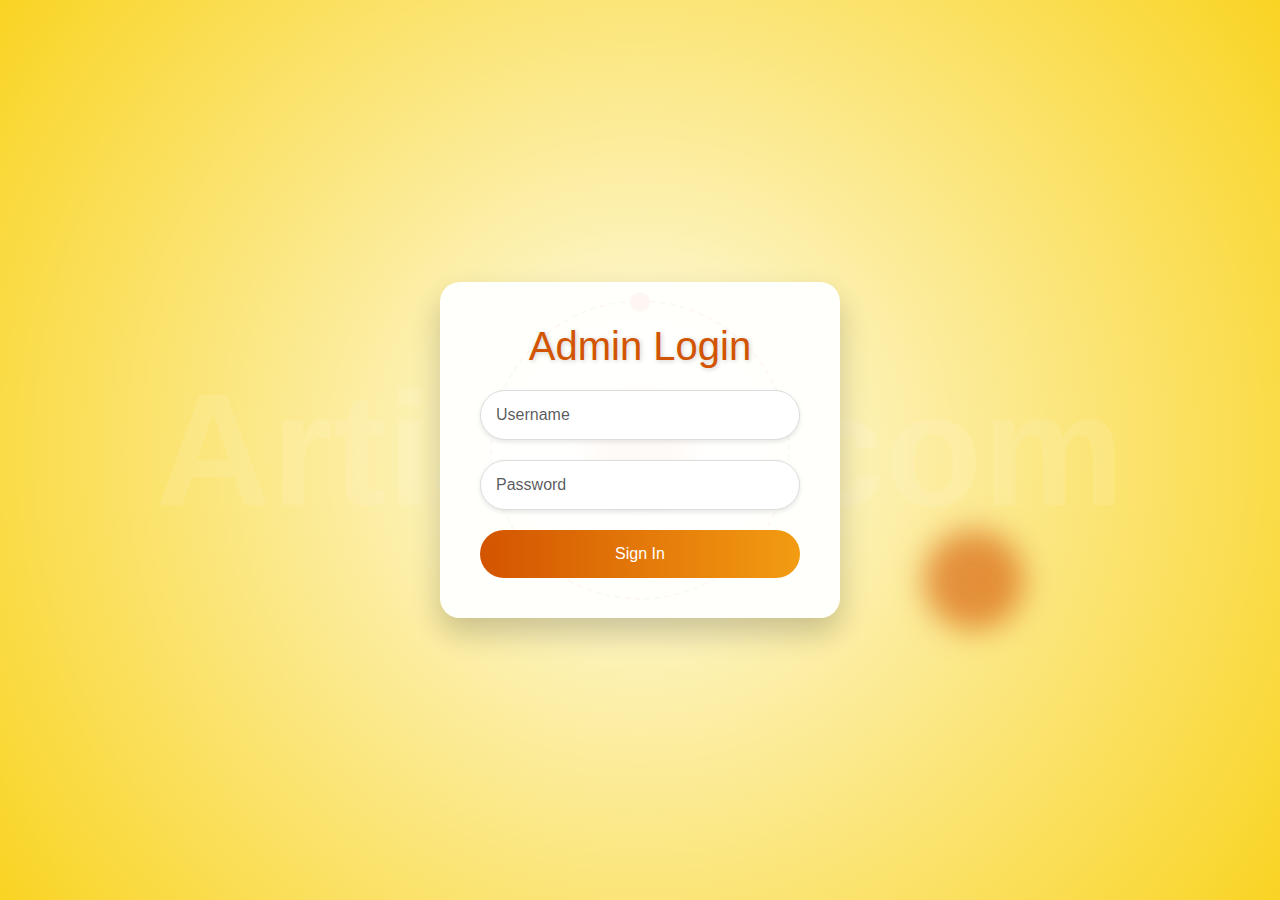
<file: index.html>
<!DOCTYPE html>
<html lang="en">
<head>
    <meta charset="UTF-8">
    <meta name="viewport" content="width=device-width, initial-scale=1.0">
    <title>Astrology Login</title>
    <link href="https://cdn.jsdelivr.net/npm/bootstrap@5.3.0-alpha1/dist/css/bootstrap.min.css" rel="stylesheet">

    <style>
        body {
            background: radial-gradient(circle, #fefcea, #f9d423);
            display: flex;
            justify-content: center;
            align-items: center;
            height: 100vh;
            margin: 0;
            font-family: 'Poppins', sans-serif;
            color: #333;
            overflow: hidden;
            position: relative;
        }

        .login-container {
            background: rgba(255, 255, 255, 0.95);
            padding: 40px;
            border-radius: 20px;
            box-shadow: 0 15px 30px rgba(0, 0, 0, 0.2);
            text-align: center;
            position: relative;
            animation: slideIn 1s ease-in-out;
            z-index: 1;
            width: 100%;
            max-width: 400px;
        }

        h2 {
            font-size: 2.5rem;
            margin-bottom: 20px;
            color: #d35400;
            text-shadow: 1px 1px 5px rgba(0, 0, 0, 0.2);
        }

        .form-control {
            background: #fff;
            border: 1px solid #ddd;
            border-radius: 30px;
            padding: 12px 15px;
            margin-bottom: 20px;
            color: #555;
            transition: all 0.3s ease;
            font-size: 1rem;
            box-shadow: 0 2px 5px rgba(0, 0, 0, 0.1);
        }

        .form-control:focus {
            outline: none;
            border-color: #d35400;
            box-shadow: 0 0 10px rgba(211, 84, 0, 0.5);
        }

        .btn {
            background: linear-gradient(to right, #d35400, #f39c12);
            border: none;
            padding: 12px 25px;
            border-radius: 25px;
            font-size: 1rem;
            color: white;
            cursor: pointer;
            transition: transform 0.3s ease, box-shadow 0.3s ease;
        }

        .btn:hover {
            transform: translateY(-3px);
            box-shadow: 0 8px 20px rgba(211, 84, 0, 0.5);
        }

        .stars {
            position: absolute;
           
            height: 200%;
            background: repeating-linear-gradient(90deg, #fefcea 0%, #f9d423 25%, transparent 50%),
                        repeating-linear-gradient(180deg, #fefcea 0%, #f9d423 25%, transparent 50%);
            z-index: -2;
            animation: moveStars 60s linear infinite;
            top: 0;
            left: 0;
        }

        .glow-circle {
            position: absolute;
            width: 100px;
            height: 100px;
            border-radius: 50%;
            background: rgba(211, 84, 0, 0.6);
            filter: blur(15px);
            animation: pulse 3s infinite;
        }

        .glow-circle:nth-child(1) {
            top: 20%;
            left: 25%;
        }

        .glow-circle:nth-child(2) {
            bottom: 30%;
            right: 20%;
        }

        .background-text {
            position: absolute;
            top: 50%;
            left: 50%;
            transform: translate(-50%, -50%);
            font-size: 10rem;
            font-weight: bold;
            color: rgba(255, 255, 255, 0.1);
            z-index: -1;
        }

        .orbiting {
            position: absolute;
            width: 300px;
            height: 300px;
            border-radius: 50%;
            border: 2px dashed rgba(211, 84, 0, 0.8);
            animation: orbit 10s linear infinite;
        }

        .orbiting:before {
            content: '';
            position: absolute;
            width: 20px;
            height: 20px;
            background: #d35400;
            border-radius: 50%;
            top: -10px;
            left: 50%;
            transform: translateX(-50%);
        }

        @keyframes slideIn {
            from {
                opacity: 0;
                transform: translateY(50px);
            }
            to {
                opacity: 1;
                transform: translateY(0);
            }
        }

        @keyframes moveStars {
            from {
                background-position: 0 0;
            }
            to {
                background-position: -1000px -1000px;
            }
        }

        @keyframes pulse {
            0%, 100% {
                transform: scale(1);
                opacity: 0.7;
            }
            50% {
                transform: scale(1.5);
                opacity: 1;
            }
        }

        @keyframes orbit {
            from {
                transform: rotate(0deg);
            }
            to {
                transform: rotate(360deg);
            }
        }

        /* Responsive design */
        @media (max-width: 768px) {
            .login-container {
                padding: 20px;
                width: 90%;
                max-width: 350px;
            }

            h2 {
                font-size: 2rem;
            }

            .form-control {
                font-size: 0.9rem;
                padding: 10px 12px;
            }

            .btn {
                font-size: 0.9rem;
                padding: 10px 20px;
            }

            .background-text {
                display: none; /* Hide the background text in mobile view */
            }

            .orbiting {
                display: none; /* Hide the orbiting element in mobile view */
            }
        }
    </style>
</head>
<body>
    <div class="stars"></div>
    <div class="glow-circle"></div>
    <div class="glow-circle"></div>
    <div class="background-text" >Artiasta.com</div>
    <div class="orbiting"></div>

    <div class="login-container">
        <h2>Admin Login</h2>
        <form id="loginForm">
            <input type="text" id="username" class="form-control" placeholder="Username" required>
            <input type="password" id="password" class="form-control" placeholder="Password" required>
            <button type="button" class="btn btn-block w-100" onclick="validateLogin()">Sign In</button>
        </form>
    </div>

    <script src="https://cdn.jsdelivr.net/npm/bootstrap@5.3.0-alpha1/dist/js/bootstrap.bundle.min.js"></script>
    <script>
        function validateLogin() {
            // Add your login validation logic here
            alert('Login logic here');
        }
    </script>
    <script src="./js/main.js"></script>
</body>
</html>
</file>
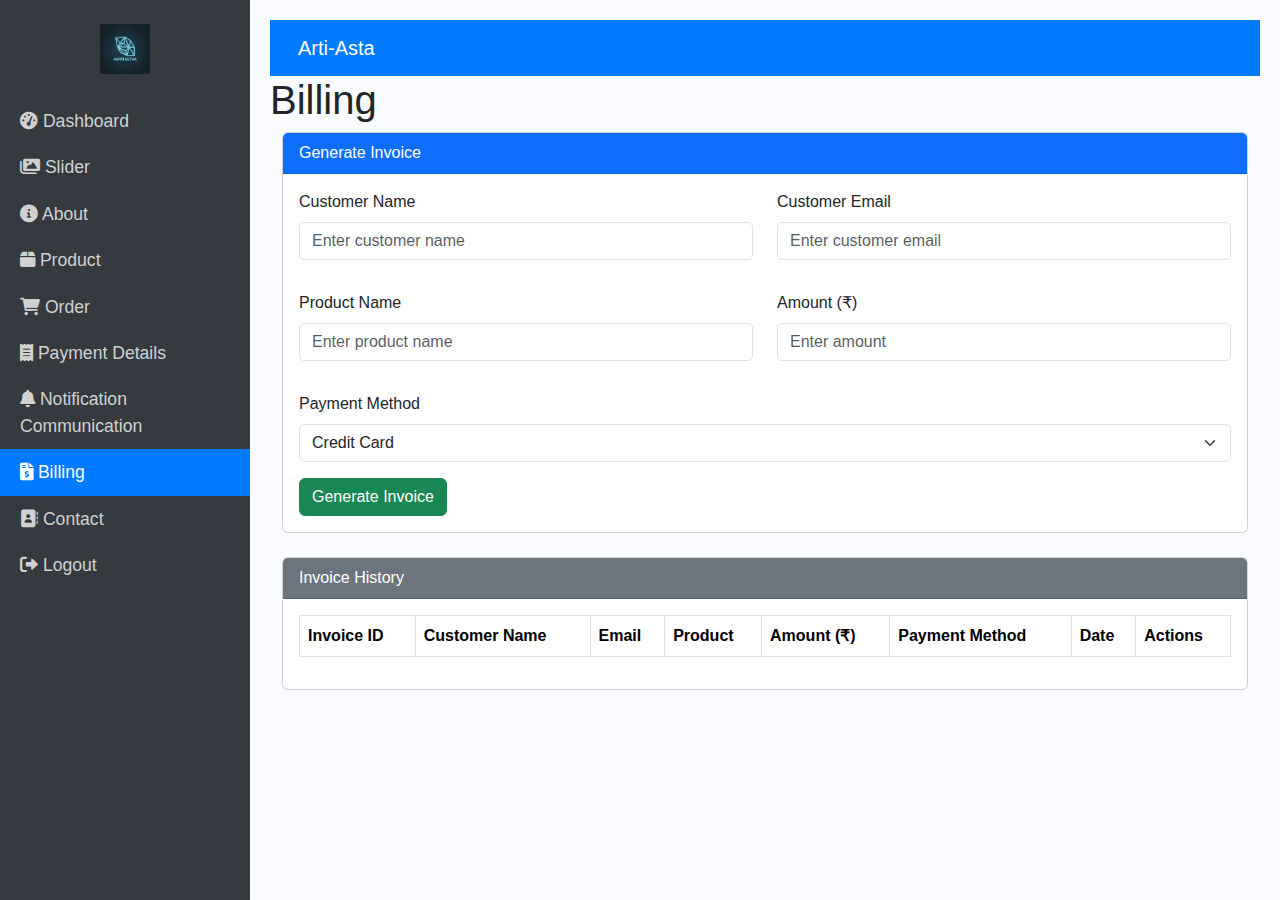
<file: Billing.html>
<!DOCTYPE html>
<html lang="en">
<head>
    <meta charset="UTF-8">
    <meta name="viewport" content="width=device-width, initial-scale=1.0">
    <title>Admin Panel</title>
    <link href="https://cdn.jsdelivr.net/npm/bootstrap@5.3.0-alpha1/dist/css/bootstrap.min.css" rel="stylesheet">
    <link rel="stylesheet" href="https://cdnjs.cloudflare.com/ajax/libs/font-awesome/6.0.0-beta3/css/all.min.css">
    <style>
        body {
            font-family: 'Nunito', sans-serif;
            background-color: #fafbfe;
        }
      
    </style>
    <link rel="stylesheet" href="style.css">
</head>
<body>
    <div class="overlay" id="overlay"></div>
    <div class="sidebar" id="sidebar">
        <span class="text-white" id="close-btn"><i class="fas fa-times"></i></span>
        <div class="text-center py-4">
             <!-- <h4>Admin Panel</h4>  -->
            <img src="./AARTI LOGO.webp" style="width: 50px;"  alt="" srcset="">
        </div>
        <nav class="nav flex-column">
            <a class="nav-link " href="Dashboard.html">
                <i class="fas fa-tachometer-alt"></i> Dashboard
            </a>
            <a class="nav-link" href="slider.html">
                <i class="fas fa-images"></i> Slider
            </a>
            <a class="nav-link" href="About.html">
                <i class="fas fa-info-circle"></i> About
            </a>
            <a class="nav-link" href="product.html">
                <i class="fas fa-box"></i> Product
            </a>
            <a class="nav-link" href="Order.html">
                <i class="fas fa-shopping-cart"></i> Order
            </a>
            <a class="nav-link" href="payment-details.html">
                <i class="fas fa-receipt"></i> Payment Details
            </a>
            <a class="nav-link" href="Notification.html">
                <i class="fas fa-bell"></i> Notification Communication
            </a>
            <a class="nav-link active" href="Billing.html">
                <i class="fas fa-file-invoice-dollar"></i> Billing
            </a>
            <a class="nav-link" href="contact.html">
                <i class="fas fa-address-book"></i> Contact
            </a>
            <a class="nav-link" href="#" onclick="confirmLogout()">
                <i class="fas fa-sign-out-alt"></i> Logout
            </a>
        </nav>
    </div>

    <div class="content" id="content">
        <nav class="navbar navbar-expand-lg">
            <div class="container-fluid">
                <span class="toggle-btn" id="toggle-btn"><i class="fas fa-bars"></i></span>
                <a class="navbar-brand text-white ms-3" href="#">Arti-Asta</a>
            </div>
        </nav>
        <div class="contents">
            <h1>Billing</h1>
            <div class="container">
                <!-- Billing Information -->
                <div class="card mb-4">
                    <div class="card-header bg-primary text-white">
                        Generate Invoice
                    </div>
                    <div class="card-body">
                        <form id="billingForm">
                            <div class="row mb-3">
                                <div class="col-md-6">
                                    <label for="customerName" class="form-label">Customer Name</label>
                                    <input type="text" class="form-control" id="customerName" placeholder="Enter customer name" required>
                                </div>
                                <div class="col-md-6">
                                    <label for="customerEmail" class="form-label">Customer Email</label>
                                    <input type="email" class="form-control" id="customerEmail" placeholder="Enter customer email" required>
                                </div>
                            </div>
                            <div class="row mb-3">
                                <div class="col-md-6">
                                    <label for="productName" class="form-label">Product Name</label>
                                    <input type="text" class="form-control" id="productName" placeholder="Enter product name" required>
                                </div>
                                <div class="col-md-6">
                                    <label for="amount" class="form-label">Amount (₹)</label>
                                    <input type="number" class="form-control" id="amount" placeholder="Enter amount" required>
                                </div>
                            </div>
                            <div class="mb-3">
                                <label for="paymentMethod" class="form-label">Payment Method</label>
                                <select class="form-select" id="paymentMethod" required>
                                    <option value="Credit Card">Credit Card</option>
                                    <option value="UPI">UPI</option>
                                    <option value="Net Banking">Net Banking</option>
                                    <option value="Cash">Cash</option>
                                </select>
                            </div>
                            <button type="button" class="btn btn-success" onclick="generateInvoice()">Generate Invoice</button>
                        </form>
                    </div>
                </div>
    
                <!-- Invoice History -->
                <div class="card">
                    <div class="card-header bg-secondary text-white">
                        Invoice History
                    </div>
                    <div class="card-body">
                        <div class="table-responsive">
                            <table class="table table-bordered">
                                <thead>
                                    <tr>
                                        <th>Invoice ID</th>
                                        <th>Customer Name</th>
                                        <th>Email</th>
                                        <th>Product</th>
                                        <th>Amount (₹)</th>
                                        <th>Payment Method</th>
                                        <th>Date</th>
                                        <th>Actions</th>
                                    </tr>
                                </thead>
                                <tbody id="invoiceHistory">
                                    <!-- Invoice history will be dynamically loaded here -->
                                </tbody>
                            </table>
                        </div>
                    </div>
                </div>
            </div>
        </div>
    </div>

    <script src="https://cdn.jsdelivr.net/npm/bootstrap@5.3.0-alpha1/dist/js/bootstrap.bundle.min.js"></script>
   <script src="./js/main.js"></script>
   <script>
    const invoices = [];

    function generateInvoice() {
        const customerName = document.getElementById("customerName").value;
        const customerEmail = document.getElementById("customerEmail").value;
        const productName = document.getElementById("productName").value;
        const amount = document.getElementById("amount").value;
        const paymentMethod = document.getElementById("paymentMethod").value;

        const newInvoice = {
            id: `INV${invoices.length + 1}`,
            customerName,
            customerEmail,
            productName,
            amount,
            paymentMethod,
            date: new Date().toISOString().split("T")[0]
        };

        invoices.push(newInvoice);
        loadInvoices();
        document.getElementById("billingForm").reset();
        alert("Invoice generated successfully!");
    }

    function loadInvoices() {
        const historyTable = document.getElementById("invoiceHistory");
        historyTable.innerHTML = "";
        invoices.forEach((invoice, index) => {
            const row = `
                <tr>
                    <td>${invoice.id}</td>
                    <td>${invoice.customerName}</td>
                    <td>${invoice.customerEmail}</td>
                    <td>${invoice.productName}</td>
                    <td>${invoice.amount}</td>
                    <td>${invoice.paymentMethod}</td>
                    <td>${invoice.date}</td>
                    <td>
                        <button class="btn btn-danger btn-sm" onclick="removeInvoice(${index})">Remove</button>
                    </td>
                </tr>
            `;
            historyTable.insertAdjacentHTML("beforeend", row);
        });
    }

    function removeInvoice(index) {
        if (confirm("Are you sure you want to remove this invoice?")) {
            invoices.splice(index, 1);
            loadInvoices();
            alert("Invoice removed!");
        }
    }

    // Load initial invoices (if any)
    loadInvoices();
</script>
</body>
</html>
</file>
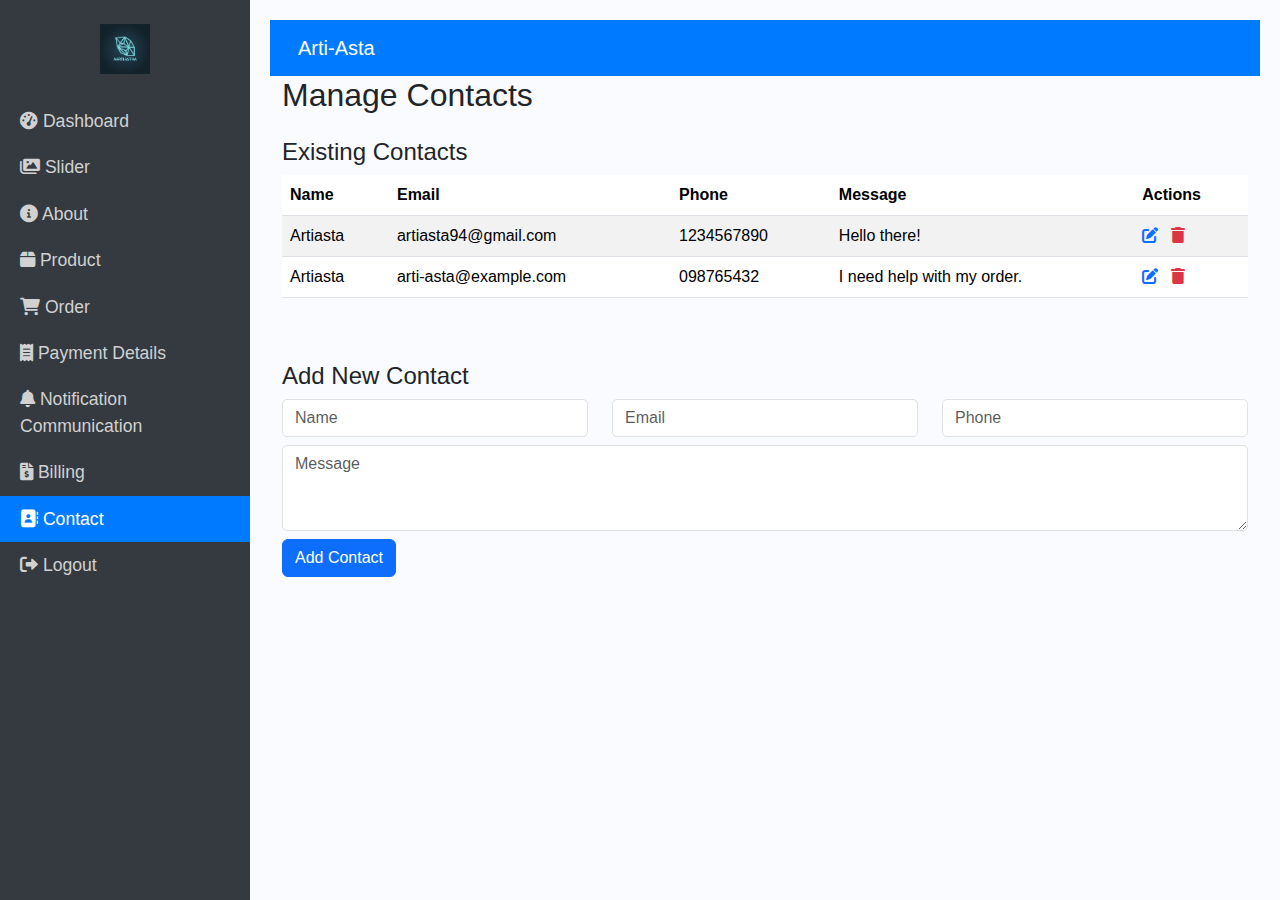
<file: contact.html>
<!DOCTYPE html>
<html lang="en">
<head>
    <meta charset="UTF-8">
    <meta name="viewport" content="width=device-width, initial-scale=1.0">
    <title>Admin Panel</title>
    <link href="https://cdn.jsdelivr.net/npm/bootstrap@5.3.0-alpha1/dist/css/bootstrap.min.css" rel="stylesheet">
    <link rel="stylesheet" href="https://cdnjs.cloudflare.com/ajax/libs/font-awesome/6.0.0-beta3/css/all.min.css">
    <style>
        body {
            font-family: 'Nunito', sans-serif;
            background-color: #fafbfe;
        }
      
    </style>
    <link rel="stylesheet" href="style.css">
</head>
<body>
    <div class="overlay" id="overlay"></div>
    <div class="sidebar" id="sidebar">
        <span class="text-white" id="close-btn"><i class="fas fa-times"></i></span>
        <div class="text-center py-4">
             <!-- <h4>Admin Panel</h4>  -->
            <img src="./AARTI LOGO.webp" style="width: 50px;"  alt="" srcset="">
        </div>
        <nav class="nav flex-column">
            <a class="nav-link " href="Dashboard.html">
                <i class="fas fa-tachometer-alt"></i> Dashboard
            </a>
            <a class="nav-link" href="slider.html">
                <i class="fas fa-images"></i> Slider
            </a>
            <a class="nav-link" href="About.html">
                <i class="fas fa-info-circle"></i> About
            </a>
            <a class="nav-link" href="product.html">
                <i class="fas fa-box"></i> Product
            </a>
            <a class="nav-link" href="Order.html">
                <i class="fas fa-shopping-cart"></i> Order
            </a>
            <a class="nav-link" href="payment-details.html">
                <i class="fas fa-receipt"></i> Payment Details
            </a>
            <a class="nav-link" href="Notification.html">
                <i class="fas fa-bell"></i> Notification Communication
            </a>
            <a class="nav-link" href="Billing.html">
                <i class="fas fa-file-invoice-dollar"></i> Billing
            </a>
            <a class="nav-link active" href="contact.html">
                <i class="fas fa-address-book"></i> Contact
            </a>
            <a class="nav-link" href="#" onclick="confirmLogout()">
                <i class="fas fa-sign-out-alt"></i> Logout
            </a>
        </nav>
    </div>

    <div class="content" id="content">
        <nav class="navbar navbar-expand-lg">
            <div class="container-fluid">
                <span class="toggle-btn" id="toggle-btn"><i class="fas fa-bars"></i></span>
                <a class="navbar-brand text-white ms-3" href="#">Arti-Asta</a>
            </div>
        </nav>
        <div class="container">
            <h2>Manage Contacts</h2>
            
            <!-- Contact List -->
            <div id="contact-list" class="mt-4">
                <h4>Existing Contacts</h4>
                <div class="table-responsive">
                <table class="table table-striped">
                    <thead>
                        <tr>
                            <th>Name</th>
                            <th>Email</th>
                            <th>Phone</th>
                            <th>Message</th>
                            <th>Actions</th>
                        </tr>
                    </thead>
                    <tbody>
                        <!-- Dynamically Added Rows -->
                    </tbody>
                </table>
            </div>
        </div>
            <!-- Add New Contact -->
            <div class="mt-5">
                <h4>Add New Contact</h4>
                <form id="add-contact-form">
                    <div class="row">
                        <div class="col-md-4">
                            <input type="text" id="new-name" class="form-control mb-2" placeholder="Name" required>
                        </div>
                        <div class="col-md-4">
                            <input type="email" id="new-email" class="form-control mb-2" placeholder="Email" required>
                        </div>
                        <div class="col-md-4">
                            <input type="text" id="new-phone" class="form-control mb-2" placeholder="Phone" required>
                        </div>
                    </div>
                    <textarea id="new-message" class="form-control mb-2" rows="3" placeholder="Message" required></textarea>
                    <button type="submit" class="btn btn-primary">Add Contact</button>
                </form>
            </div>
        </div>
    </div>

    <!-- Edit Modal -->
    <div class="modal" id="editModal" tabindex="-1">
        <div class="modal-dialog">
            <div class="modal-content">
                <div class="modal-header">
                    <h5 class="modal-title">Edit Contact</h5>
                    <button type="button" class="btn-close" data-bs-dismiss="modal" aria-label="Close"></button>
                </div>
                <div class="modal-body">
                    <input type="text" id="edit-name" class="form-control mb-2" placeholder="Name" required>
                    <input type="email" id="edit-email" class="form-control mb-2" placeholder="Email" required>
                    <input type="text" id="edit-phone" class="form-control mb-2" placeholder="Phone" required>
                    <textarea id="edit-message" class="form-control mb-2" rows="3" placeholder="Message" required></textarea>
                </div>
                <div class="modal-footer">
                    <button type="button" class="btn btn-secondary" data-bs-dismiss="modal">Cancel</button>
                    <button type="button" class="btn btn-primary" id="save-btn">Save Changes</button>
                </div>
            </div>
        </div>
    </div>
    </div>

    <script src="https://cdn.jsdelivr.net/npm/bootstrap@5.3.0-alpha1/dist/js/bootstrap.bundle.min.js"></script>
   <script src="./js/main.js"></script>
   <script src="./js/contact.js"></script>
   <script>
  
</script>
</body>
</html>
</file>
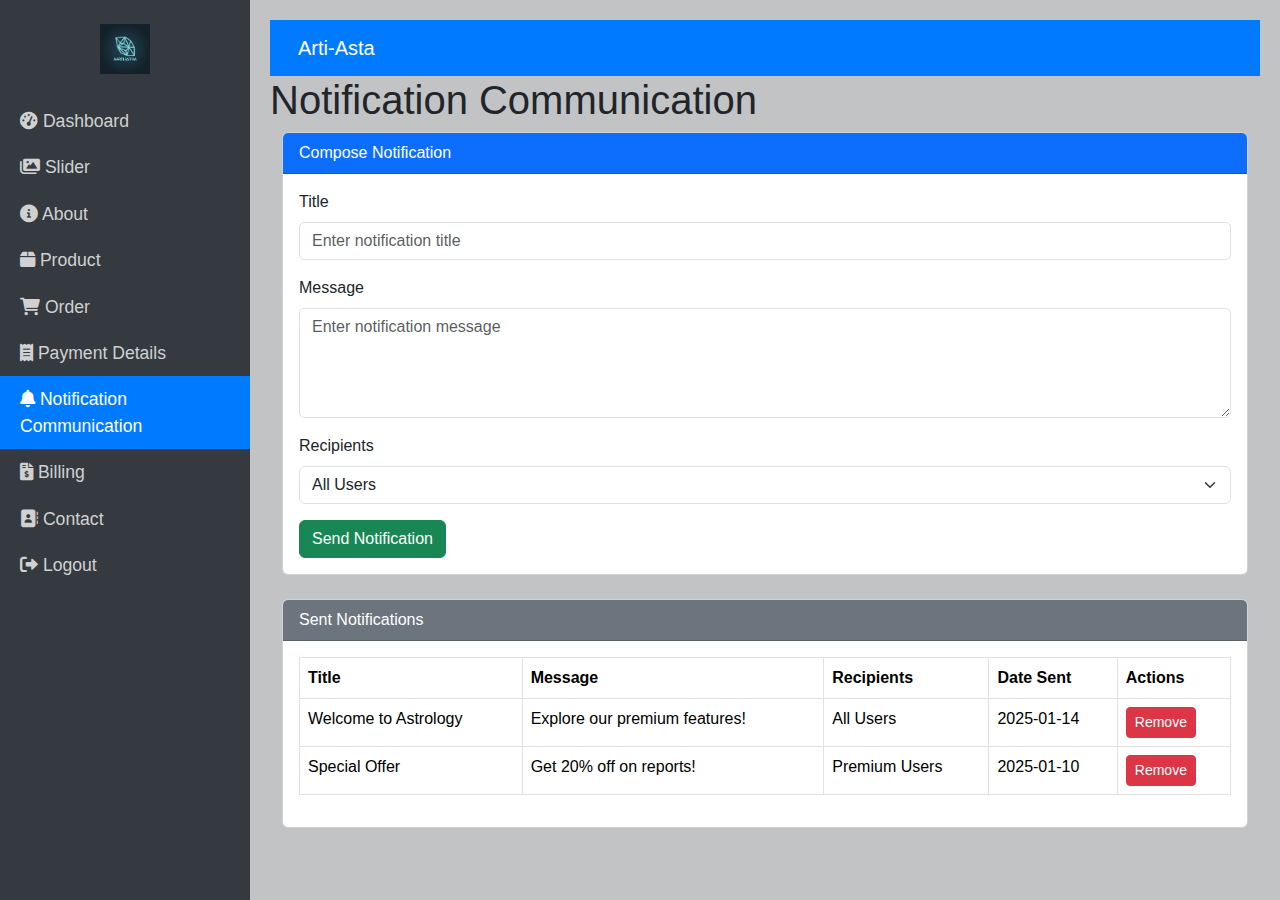
<file: Notification.html>
<!DOCTYPE html>
<html lang="en">
<head>
    <meta charset="UTF-8">
    <meta name="viewport" content="width=device-width, initial-scale=1.0">
    <title>Admin Panel</title>
    <link href="https://cdn.jsdelivr.net/npm/bootstrap@5.3.0-alpha1/dist/css/bootstrap.min.css" rel="stylesheet">
    <link rel="stylesheet" href="https://cdnjs.cloudflare.com/ajax/libs/font-awesome/6.0.0-beta3/css/all.min.css">
    <style>
        body {
            font-family: 'Nunito', sans-serif;
            background-color: #c2c3c5;
        }
      
    </style>
    <link rel="stylesheet" href="style.css">
</head>
<body>
    <div class="overlay" id="overlay"></div>
    <div class="sidebar" id="sidebar">
        <span class="text-white" id="close-btn"><i class="fas fa-times"></i></span>
        <div class="text-center py-4">
             <!-- <h4>Admin Panel</h4>  -->
            <img src="./AARTI LOGO.webp" style="width: 50px;"  alt="" srcset="">
        </div>
        <nav class="nav flex-column">
            <a class="nav-link " href="Dashboard.html">
                <i class="fas fa-tachometer-alt"></i> Dashboard
            </a>
            <a class="nav-link" href="slider.html">
                <i class="fas fa-images"></i> Slider
            </a>
            <a class="nav-link" href="About.html">
                <i class="fas fa-info-circle"></i> About
            </a>
            <a class="nav-link" href="product.html">
                <i class="fas fa-box"></i> Product
            </a>
            <a class="nav-link" href="Order.html">
                <i class="fas fa-shopping-cart"></i> Order
            </a>
            <a class="nav-link" href="payment-details.html">
                <i class="fas fa-receipt"></i> Payment Details
            </a>
            <a class="nav-link active" href="Notification.html">
                <i class="fas fa-bell"></i> Notification Communication
            </a>
            <a class="nav-link" href="Billing.html">
                <i class="fas fa-file-invoice-dollar"></i> Billing
            </a>
            <a class="nav-link" href="contact.html">
                <i class="fas fa-address-book"></i> Contact
            </a>
            <a class="nav-link" href="#" onclick="confirmLogout()">
                <i class="fas fa-sign-out-alt"></i> Logout
            </a>
        </nav>
    </div>

    <div class="content" id="content">
        <nav class="navbar navbar-expand-lg">
            <div class="container-fluid">
                <span class="toggle-btn" id="toggle-btn"><i class="fas fa-bars"></i></span>
                <a class="navbar-brand text-white ms-3" href="#">Arti-Asta</a>
            </div>
        </nav>


        <div class="contents">
            <h1>Notification Communication</h1>
            <div class="container">
                <!-- Compose Notification Section -->
                <div class="card mb-4">
                    <div class="card-header bg-primary text-white">
                        Compose Notification
                    </div>
                    <div class="card-body">
                        <form id="notificationForm">
                            <div class="mb-3">
                                <label for="notificationTitle" class="form-label">Title</label>
                                <input type="text" class="form-control" id="notificationTitle" placeholder="Enter notification title" required>
                            </div>
                            <div class="mb-3">
                                <label for="notificationMessage" class="form-label">Message</label>
                                <textarea class="form-control" id="notificationMessage" rows="4" placeholder="Enter notification message" required></textarea>
                            </div>
                            <div class="mb-3">
                                <label for="notificationRecipients" class="form-label">Recipients</label>
                                <select class="form-select" id="notificationRecipients" required>
                                    <option value="all">All Users</option>
                                    <option value="premium">Premium Users</option>
                                    <option value="free">Free Users</option>
                                </select>
                            </div>
                            <button type="button" class="btn btn-success" onclick="sendNotification()">Send Notification</button>
                        </form>
                    </div>
                </div>
    
                <!-- Sent Notifications Section -->
                <div class="card">
                    <div class="card-header bg-secondary text-white">
                        Sent Notifications
                    </div>
                    <div class="card-body">
                        <div class="table-responsive">
                            <table class="table table-bordered">
                                <thead>
                                    <tr>
                                        <th>Title</th>
                                        <th>Message</th>
                                        <th>Recipients</th>
                                        <th>Date Sent</th>
                                        <th>Actions</th>
                                    </tr>
                                </thead>
                                <tbody id="notificationHistory">
                                    <!-- Notification history will be dynamically loaded here -->
                                </tbody>
                            </table>
                        </div>
                    </div>
                </div>
            </div>
        </div>
    
    </div>

    <script src="https://cdn.jsdelivr.net/npm/bootstrap@5.3.0-alpha1/dist/js/bootstrap.bundle.min.js"></script>
   <script src="./js/main.js"></script>

   <script>
    const sentNotifications = [
        { title: "Welcome to Astrology", message: "Explore our premium features!", recipients: "All Users", dateSent: "2025-01-14" },
        { title: "Special Offer", message: "Get 20% off on reports!", recipients: "Premium Users", dateSent: "2025-01-10" }
    ];

    function loadNotifications() {
        const historyTable = document.getElementById("notificationHistory");
        historyTable.innerHTML = "";
        sentNotifications.forEach((notification, index) => {
            const row = `
                <tr>
                    <td>${notification.title}</td>
                    <td>${notification.message}</td>
                    <td>${notification.recipients}</td>
                    <td>${notification.dateSent}</td>
                    <td>
                        
                        <button class="btn btn-danger btn-sm" onclick="removeNotification(${index})">Remove</button>
                    </td>
                </tr>
            `;
            historyTable.insertAdjacentHTML("beforeend", row);
        });
    }

    function sendNotification() {
        const title = document.getElementById("notificationTitle").value;
        const message = document.getElementById("notificationMessage").value;
        const recipients = document.getElementById("notificationRecipients").value;
        const newNotification = {
            title,
            message,
            recipients: recipients === "all" ? "All Users" : recipients === "premium" ? "Premium Users" : "Free Users",
            dateSent: new Date().toISOString().split("T")[0]
        };
        sentNotifications.push(newNotification);
        loadNotifications();
        document.getElementById("notificationForm").reset();
        alert("Notification sent!");
    }

   

    function removeNotification(index) {
        if (confirm("Are you sure you want to remove this notification?")) {
            sentNotifications.splice(index, 1);
            loadNotifications();
            alert("Notification removed!");
        }
    }

    loadNotifications();
</script>
</body>
</html>
</file>
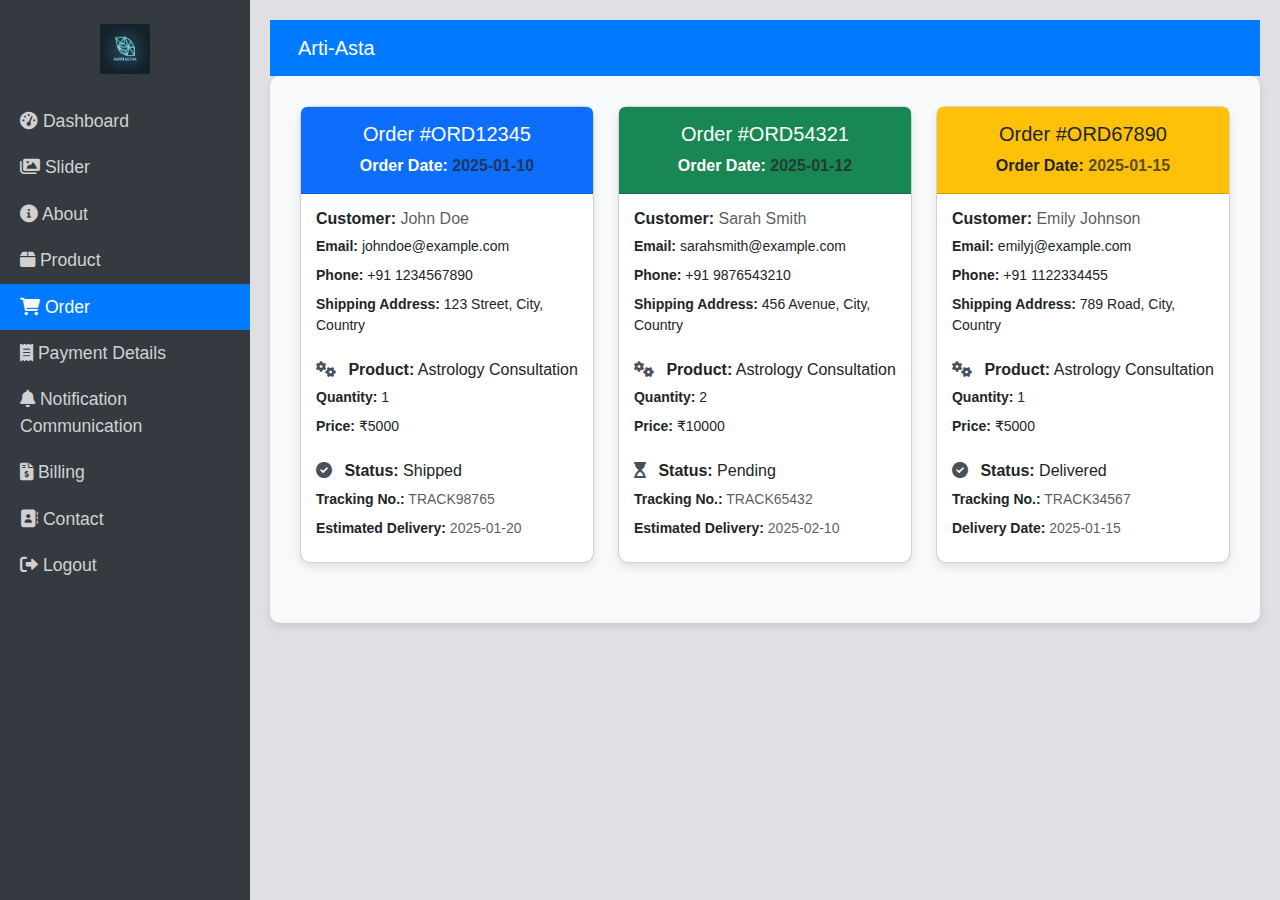
<file: Order.html>
<!DOCTYPE html>
<html lang="en">
<head>
    <meta charset="UTF-8">
    <meta name="viewport" content="width=device-width, initial-scale=1.0">
    <title>Admin Panel</title>
    <link href="https://cdn.jsdelivr.net/npm/bootstrap@5.3.0-alpha1/dist/css/bootstrap.min.css" rel="stylesheet">
    <link rel="stylesheet" href="https://cdnjs.cloudflare.com/ajax/libs/font-awesome/6.0.0-beta3/css/all.min.css">
    <link rel="stylesheet" href="https://cdnjs.cloudflare.com/ajax/libs/animate.css/4.1.1/animate.min.css">

    <style>
        body {
            font-family: 'Nunito', sans-serif;
            background-color: #dfe0e3;
        }
      
    </style>

<!-- Custom Styling -->
<style>
    /* Custom styles for order details cards */
    .contents {
        padding: 30px;
        background-color: #f8f9fa;
        border-radius: 10px;
        box-shadow: 0 4px 8px rgba(0, 0, 0, 0.1);
    }

    .card {
        border-radius: 10px;
        box-shadow: 0 4px 8px rgba(0, 0, 0, 0.1);
        margin-bottom: 30px; /* Add bottom margin for spacing */
        transition: all 0.3s ease-in-out;
    }

    .card-header {
        font-size: 16px;
        padding: 15px;
        text-align: center;
        font-weight: bold;
        border-radius: 10px 10px 0 0;
    }

    .card-body {
        padding: 15px;
        text-align: left;
    }

    .card-body p {
        font-size: 14px;
        margin: 8px 0;
    }

    .card-body strong {
        font-weight: bold;
    }

    .card-body span.text-muted {
        color: #6c757d;
        font-weight: normal;
    }

    /* Hover effect for cards */
    .card:hover {
        box-shadow: 0 8px 16px rgba(0, 0, 0, 0.2);
        transform: scale(1.05);
    }

    /* Icons for better visuals */
    .card-body i {
        margin-right: 8px;
        color: #495057;
    }

    /* Responsive design */
    @media (max-width: 767px) {
        .card {
            margin-bottom: 15px;
        }

        .card-header h5 {
            font-size: 14px;
        }

        .card-body p {
            font-size: 12px;
        }
    }
</style>
    <link rel="stylesheet" href="style.css">
</head>
<body>
    <div class="overlay" id="overlay"></div>
    <div class="sidebar" id="sidebar">
        <span class="text-white" id="close-btn"><i class="fas fa-times"></i></span>
        <div class="text-center py-4">
             <!-- <h4>Admin Panel</h4>  -->
            <img src="./AARTI LOGO.webp" style="width: 50px;"  alt="" srcset="">
        </div>
        <nav class="nav flex-column">
            <a class="nav-link" href="Dashboard.html">
                <i class="fas fa-tachometer-alt"></i> Dashboard
            </a>
            <a class="nav-link" href="slider.html">
                <i class="fas fa-images"></i> Slider
            </a>
            <a class="nav-link" href="About.html">
                <i class="fas fa-info-circle"></i> About
            </a>
            <a class="nav-link" href="product.html">
                <i class="fas fa-box"></i> Product
            </a>
            <a class="nav-link active" href="Order.html">
                <i class="fas fa-shopping-cart"></i> Order
            </a>
            <a class="nav-link" href="payment-details.html">
                <i class="fas fa-receipt"></i> Payment Details
            </a>
            <a class="nav-link" href="Notification.html">
                <i class="fas fa-bell"></i> Notification Communication
            </a>
            <a class="nav-link" href="Billing.html">
                <i class="fas fa-file-invoice-dollar"></i> Billing
            </a>
            <a class="nav-link" href="contact.html">
                <i class="fas fa-address-book"></i> Contact
            </a>
            <a class="nav-link" href="#" onclick="confirmLogout()">
                <i class="fas fa-sign-out-alt"></i> Logout
            </a>
        </nav>
    </div>

    <div class="content" id="content">
        <nav class="navbar navbar-expand-lg">
            <div class="container-fluid">
                <span class="toggle-btn" id="toggle-btn"><i class="fas fa-bars"></i></span>
                <a class="navbar-brand text-white ms-3" href="#">Arti-Asta</a>
            </div>
        </nav>


<!-- Content -->
<!-- Content -->
<div class="contents">
    <!-- <h1 class="text-center my-5">Order Details</h1> -->
    
    <!-- Order Details Cards (Multiple Small Cards) -->
    <div class="row">
        <!-- Order 1 Details Card -->
        <div class="col-md-4">
            <div class="card animate__animated animate__fadeInUp animate__delay-1s">
                <div class="card-header bg-primary text-white rounded-top">
                    <h5>Order #ORD12345</h5>
                    <p class="mb-0">Order Date: <span class="text-muted">2025-01-10</span></p>
                </div>
                <div class="card-body">
                    <h6><strong>Customer:</strong> <span class="text-muted">John Doe</span></h6>
                    <p><strong>Email:</strong> johndoe@example.com</p>
                    <p><strong>Phone:</strong> +91 1234567890</p>
                    <p><strong>Shipping Address:</strong> 123 Street, City, Country</p>

                    <h6 class="mt-4"><strong><i class="fas fa-cogs"></i> Product:</strong> Astrology Consultation</h6>
                    <p><strong>Quantity:</strong> 1</p>
                    <p><strong>Price:</strong> ₹5000</p>

                    <h6 class="mt-4"><strong><i class="fas fa-check-circle"></i> Status:</strong> Shipped</h6>
                    <p><strong>Tracking No.:</strong> <span class="text-muted">TRACK98765</span></p>
                    <p><strong>Estimated Delivery:</strong> <span class="text-muted">2025-01-20</span></p>
                </div>
            </div>
        </div>

        <!-- Order 2 Details Card -->
        <div class="col-md-4">
            <div class="card animate__animated animate__fadeInUp animate__delay-2s">
                <div class="card-header bg-success text-white rounded-top">
                    <h5>Order #ORD54321</h5>
                    <p class="mb-0">Order Date: <span class="text-muted">2025-01-12</span></p>
                </div>
                <div class="card-body">
                    <h6><strong>Customer:</strong> <span class="text-muted">Sarah Smith</span></h6>
                    <p><strong>Email:</strong> sarahsmith@example.com</p>
                    <p><strong>Phone:</strong> +91 9876543210</p>
                    <p><strong>Shipping Address:</strong> 456 Avenue, City, Country</p>

                    <h6 class="mt-4"><strong><i class="fas fa-cogs"></i> Product:</strong> Astrology Consultation</h6>
                    <p><strong>Quantity:</strong> 2</p>
                    <p><strong>Price:</strong> ₹10000</p>

                    <h6 class="mt-4"><strong><i class="fas fa-hourglass-start"></i> Status:</strong> Pending</h6>
                    <p><strong>Tracking No.:</strong> <span class="text-muted">TRACK65432</span></p>
                    <p><strong>Estimated Delivery:</strong> <span class="text-muted">2025-02-10</span></p>
                </div>
            </div>
        </div>

        <!-- Order 3 Details Card -->
        <div class="col-md-4">
            <div class="card animate__animated animate__fadeInUp animate__delay-3s">
                <div class="card-header bg-warning text-dark rounded-top">
                    <h5>Order #ORD67890</h5>
                    <p class="mb-0">Order Date: <span class="text-muted">2025-01-15</span></p>
                </div>
                <div class="card-body">
                    <h6><strong>Customer:</strong> <span class="text-muted">Emily Johnson</span></h6>
                    <p><strong>Email:</strong> emilyj@example.com</p>
                    <p><strong>Phone:</strong> +91 1122334455</p>
                    <p><strong>Shipping Address:</strong> 789 Road, City, Country</p>

                    <h6 class="mt-4"><strong><i class="fas fa-cogs"></i> Product:</strong> Astrology Consultation</h6>
                    <p><strong>Quantity:</strong> 1</p>
                    <p><strong>Price:</strong> ₹5000</p>

                    <h6 class="mt-4"><strong><i class="fas fa-check-circle"></i> Status:</strong> Delivered</h6>
                    <p><strong>Tracking No.:</strong> <span class="text-muted">TRACK34567</span></p>
                    <p><strong>Delivery Date:</strong> <span class="text-muted">2025-01-15</span></p>
                </div>
            </div>
        </div>
    </div>


    </div>

    <script src="https://cdn.jsdelivr.net/npm/bootstrap@5.3.0-alpha1/dist/js/bootstrap.bundle.min.js"></script>
   <script src="./js/main.js"></script>
   
</body>
</html>
</file>
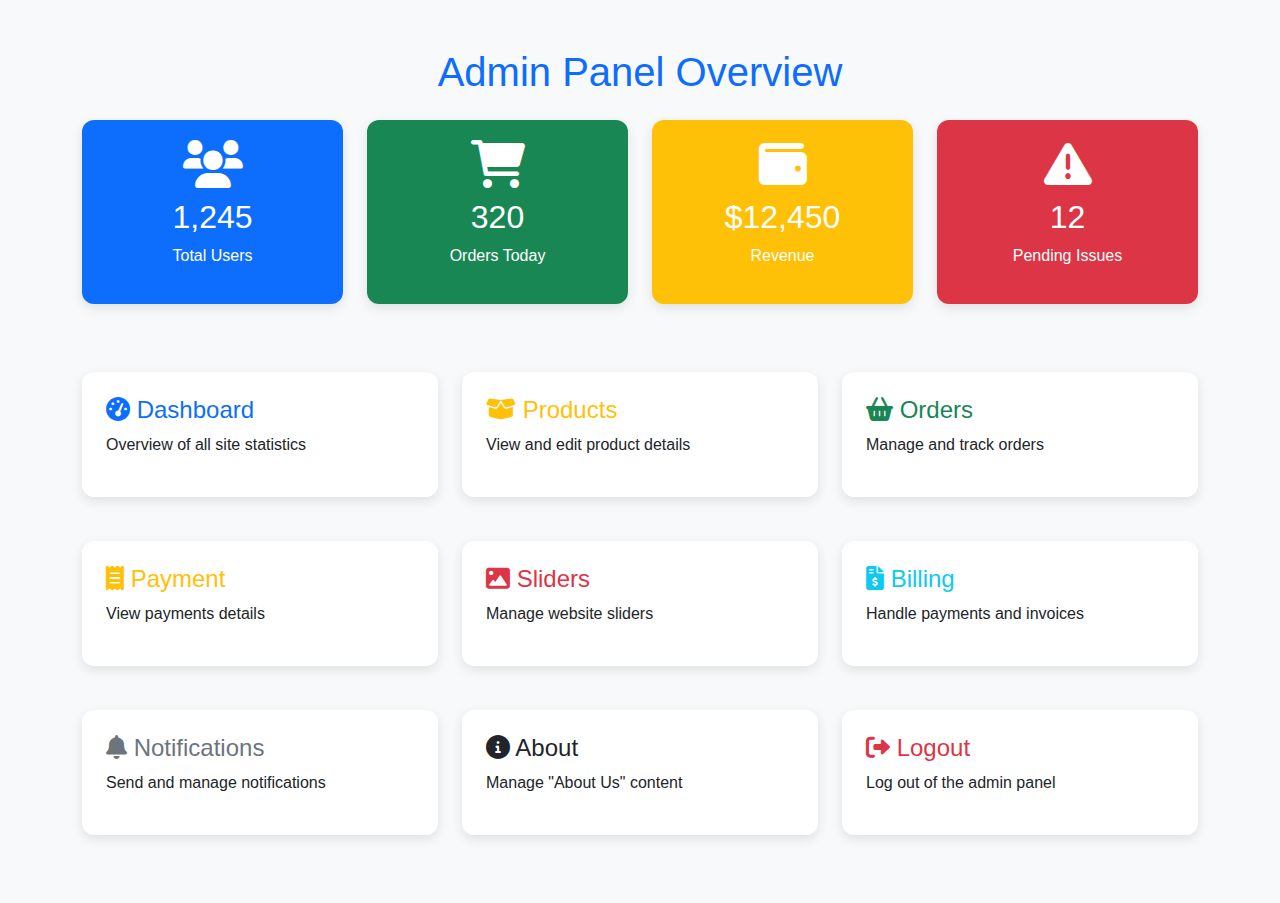
<file: overview.html>
<!DOCTYPE html>
<html lang="en">
<head>
    <meta charset="UTF-8">
    <meta name="viewport" content="width=device-width, initial-scale=1.0">
    <title>Admin Panel Overview</title>
    <link href="https://cdn.jsdelivr.net/npm/bootstrap@5.3.0-alpha1/dist/css/bootstrap.min.css" rel="stylesheet">
    <link rel="stylesheet" href="https://cdnjs.cloudflare.com/ajax/libs/font-awesome/6.0.0-beta3/css/all.min.css">
    
    <style>
        body {
            font-family: 'Nunito', sans-serif;
            background-color: #f8f9fa;
        }
        .card {
            border: none;
            border-radius: 12px;
            box-shadow: rgba(0, 0, 0, 0.1) 0px 4px 12px;
            transition: transform 0.2s ease-in-out;
            margin-bottom: 20px;
        }
        .card:hover {
            transform: scale(1.02);
        }
        .stats-card {
            text-align: center;
            padding: 20px;
            color: white;
        }
        .stats-card i {
            font-size: 3rem;
        }
        .stats-card h3 {
            font-size: 2rem;
            margin-top: 10px;
        }
        .section-card {
            transition: background-color 0.3s ease-in-out;
        }
        .section-card:hover {
            background-color: rgba(0, 123, 255, 0.1);
        }
    </style>
</head>
<body>
    <div class="container py-5">
        <h1 class="text-center text-primary mb-4">Admin Panel Overview</h1>
        
        <!-- Statistics Section -->
        <div class="row mb-5">
            <div class="col-md-3"  data-aos="fade-up">
                <div class="card stats-card bg-primary">
                    <i class="fas fa-users"></i>
                    <h3>1,245</h3>
                    <p>Total Users</p>
                </div>
            </div>
            <div class="col-md-3" data-aos="fade-up" data-aos-delay="200">
                <div class="card stats-card bg-success" >
                    <i class="fas fa-shopping-cart"></i>
                    <h3>320</h3>
                    <p>Orders Today</p>
                </div>
            </div>
            <div class="col-md-3" data-aos="fade-up" data-aos-delay="400">
                <div class="card stats-card bg-warning">
                    <i class="fas fa-wallet"></i>
                    <h3>$12,450</h3>
                    <p>Revenue</p>
                </div>
            </div>
            <div class="col-md-3" data-aos="fade-up" data-aos-delay="600">
                <div class="card stats-card bg-danger">
                    <i class="fas fa-exclamation-triangle"></i>
                    <h3>12</h3>
                    <p>Pending Issues</p>
                </div>
            </div>
        </div>

        <!-- Navigation to Sections -->
        <div class="row">
            <div class="col-md-4" data-aos="fade-right">
                <a href="Dashboard.html" class="text-decoration-none">
                    <div class="card section-card p-4">
                        <h4 class="text-primary"><i class="fas fa-tachometer-alt"></i> Dashboard</h4>
                        <p>Overview of all site statistics</p>
                    </div>
                </a>
            </div>

            <div class="col-md-4" data-aos="fade-left">
                <a href="product.html" class="text-decoration-none">
                    <div class="card section-card p-4">
                        <h4 class="text-warning"><i class="fas fa-box-open"></i> Products</h4>
                        <p>View and edit product details</p>
                    </div>
                </a>
            </div>

            <div class="col-md-4" data-aos="fade-up">
                <a href="Order.html" class="text-decoration-none">
                    <div class="card section-card p-4">
                        <h4 class="text-success"><i class="fas fa-shopping-basket"></i> Orders</h4>
                        <p>Manage and track orders</p>
                    </div>
                </a>
            </div>
            

            <div class="col-md-4 mt-4" data-aos="fade-right">
                <a href="payment-details.html" class="text-decoration-none">
                    <div class="card section-card p-4">
                        <h4 class="text-warning"><i class="fas fa-receipt"></i> Payment</h4>
                        <p>View payments details</p>
                    </div>
                </a>
            </div>

           

            <div class="col-md-4 mt-4" data-aos="flip-left">
                <a href="slider.html" class="text-decoration-none">
                    <div class="card section-card p-4">
                        <h4 class="text-danger"><i class="fas fa-image"></i> Sliders</h4>
                        <p>Manage website sliders</p>
                    </div>
                </a>
            </div>
            <div class="col-md-4 mt-4" data-aos="flip-right">
                <a href="Billing.html" class="text-decoration-none">
                    <div class="card section-card p-4">
                        <h4 class="text-info"><i class="fas fa-file-invoice-dollar"></i> Billing</h4>
                        <p>Handle payments and invoices</p>
                    </div>
                </a>
            </div>
            <div class="col-md-4 mt-4" data-aos="zoom-in-left">
                <a href="Notification.html" class="text-decoration-none">
                    <div class="card section-card p-4">
                        <h4 class="text-secondary"><i class="fas fa-bell"></i> Notifications</h4>
                        <p>Send and manage notifications</p>
                    </div>
                </a>
            </div>
            <div class="col-md-4 mt-4" data-aos="flip-left"
            data-aos-easing="ease-out-cubic"
            data-aos-duration="2000" >
                <a href="About.html" class="text-decoration-none">
                    <div class="card section-card p-4">
                        <h4 class="text-dark"><i class="fas fa-info-circle"></i> About</h4>
                        <p>Manage "About Us" content</p>
                    </div>
                </a>
            </div>
            <div class="col-md-4 mt-4" data-aos="flip-left"
            data-aos-easing="ease-out-cubic"
            data-aos-duration="2000">
                <a href="#" onclick="confirmLogout()" class="text-decoration-none">
                    <div class="card section-card p-4">
                        <h4 class="text-danger"><i class="fas fa-sign-out-alt"></i> Logout</h4>
                        <p>Log out of the admin panel</p>
                    </div>
                </a>
            </div>
        </div>
    </div>

    <script src="https://cdn.jsdelivr.net/npm/bootstrap@5.3.0-alpha1/dist/js/bootstrap.bundle.min.js"></script>
    
    <script src="./js/main.js"></script>
    
</body>
</html>
</file>
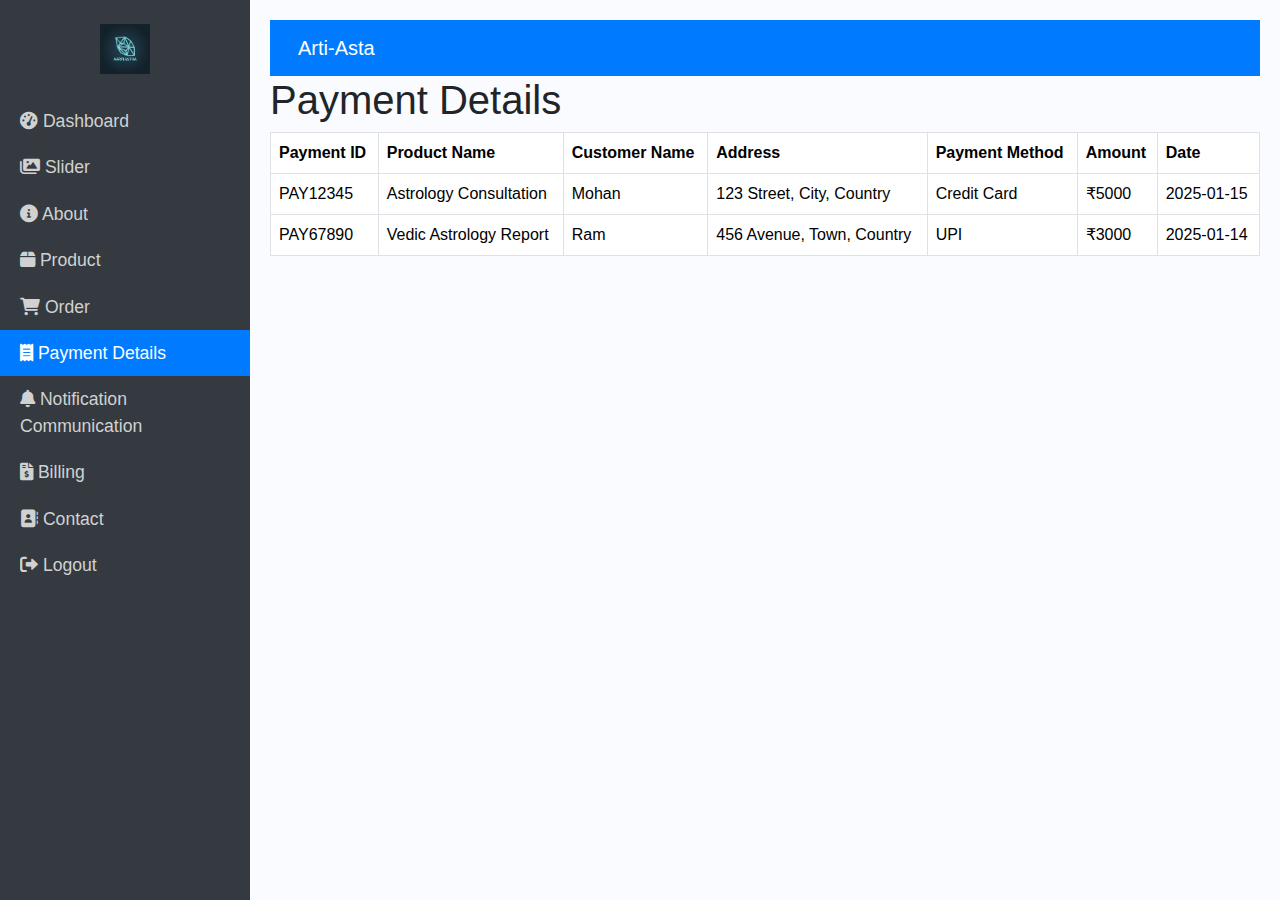
<file: payment-details.html>
<!DOCTYPE html>
<html lang="en">
<head>
    <meta charset="UTF-8">
    <meta name="viewport" content="width=device-width, initial-scale=1.0">
    <title>Admin Panel</title>
    <link href="https://cdn.jsdelivr.net/npm/bootstrap@5.3.0-alpha1/dist/css/bootstrap.min.css" rel="stylesheet">
    <link rel="stylesheet" href="https://cdnjs.cloudflare.com/ajax/libs/font-awesome/6.0.0-beta3/css/all.min.css">
    
    <!-- Add DataTable CSS -->
    <link rel="stylesheet" type="text/css" href="https://cdn.datatables.net/1.11.5/css/jquery.dataTables.min.css">
    
    <style>
        body {
            font-family: 'Nunito', sans-serif;
            background-color: #fafbfe;
        }
    </style>
    <link rel="stylesheet" href="style.css">
</head>
<body>
    <div class="overlay" id="overlay"></div>
    <div class="sidebar" id="sidebar">
        <span class="text-white" id="close-btn"><i class="fas fa-times"></i></span>
        <div class="text-center py-4">
             <!-- <h4>Admin Panel</h4>  -->
            <img src="./AARTI LOGO.webp" style="width: 50px;"  alt="" srcset="">
        </div>
        <nav class="nav flex-column">
            <a class="nav-link" href="Dashboard.html">
                <i class="fas fa-tachometer-alt"></i> Dashboard
            </a>
            <a class="nav-link" href="slider.html">
                <i class="fas fa-images"></i> Slider
            </a>
            <a class="nav-link" href="About.html">
                <i class="fas fa-info-circle"></i> About
            </a>
            <a class="nav-link" href="product.html">
                <i class="fas fa-box"></i> Product
            </a>
            <a class="nav-link" href="Order.html">
                <i class="fas fa-shopping-cart"></i> Order
            </a>
            <a class="nav-link active" href="payment-details.html">
                <i class="fas fa-receipt"></i> Payment Details
            </a>
            <a class="nav-link" href="Notification.html">
                <i class="fas fa-bell"></i> Notification Communication
            </a>
            <a class="nav-link" href="Billing.html">
                <i class="fas fa-file-invoice-dollar"></i> Billing
            </a>
            <a class="nav-link" href="contact.html">
                <i class="fas fa-address-book"></i> Contact
            </a>
            <a class="nav-link" href="#" onclick="confirmLogout()">
                <i class="fas fa-sign-out-alt"></i> Logout
            </a>
        </nav>
    </div>

    <div class="content" id="content">
        <nav class="navbar navbar-expand-lg">
            <div class="container-fluid">
                <span class="toggle-btn" id="toggle-btn"><i class="fas fa-bars"></i></span>
                <a class="navbar-brand text-white ms-3" href="#">Arti-Asta</a>
            </div>
        </nav>

        <div class="contents">
            <h1>Payment Details</h1>
            <div class="table-responsive">
                <div class="table-container">
                    <table class="table table-bordered" id="paymentTable">
                        <thead>
                            <tr>
                                <th>Payment ID</th>
                                <th>Product Name</th>
                                <th>Customer Name</th>
                                <th>Address</th>
                                <th>Payment Method</th>
                                <th>Amount</th>
                                <th>Date</th>
                            </tr>
                        </thead>
                        <tbody id="paymentTableBody">
                            <!-- Payment details will be dynamically loaded here -->
                        </tbody>
                    </table>
                </div>
            </div>
        </div>
    </div>

    <!-- JS for Bootstrap, DataTables, and custom JS -->
    <script src="https://cdn.jsdelivr.net/npm/bootstrap@5.3.0-alpha1/dist/js/bootstrap.bundle.min.js"></script>
    <script src="https://code.jquery.com/jquery-3.6.0.min.js"></script>
    <script src="https://cdn.datatables.net/1.11.5/js/jquery.dataTables.min.js"></script>
    <script src="./js/main.js"></script>

    <script>
        // Mock payment data
        const payments = [
            {
                paymentId: "PAY12345",
                productName: "Astrology Consultation",
                customerName: "Mohan",
                customerAddress: "123 Street, City, Country",
                paymentMethod: "Credit Card",
                paymentAmount: "₹5000",
                paymentDate: "2025-01-15"
            },
            {
                paymentId: "PAY67890",
                productName: "Vedic Astrology Report",
                customerName: "Ram",
                customerAddress: "456 Avenue, Town, Country",
                paymentMethod: "UPI",
                paymentAmount: "₹3000",
                paymentDate: "2025-01-14"
            }
        ];

        // Populate the table with payment data
        const paymentTableBody = document.getElementById("paymentTableBody");
        payments.forEach(payment => {
            const row = `
                <tr>
                    <td>${payment.paymentId}</td>
                    <td>${payment.productName}</td>
                    <td>${payment.customerName}</td>
                    <td>${payment.customerAddress}</td>
                    <td>${payment.paymentMethod}</td>
                    <td>${payment.paymentAmount}</td>
                    <td>${payment.paymentDate}</td>
                </tr>
            `;
            paymentTableBody.insertAdjacentHTML("beforeend", row);
        });

        // Initialize DataTable
        $(document).ready(function() {
            $('#paymentTable').DataTable();
        });
    </script>
</body>
</html>
</file>
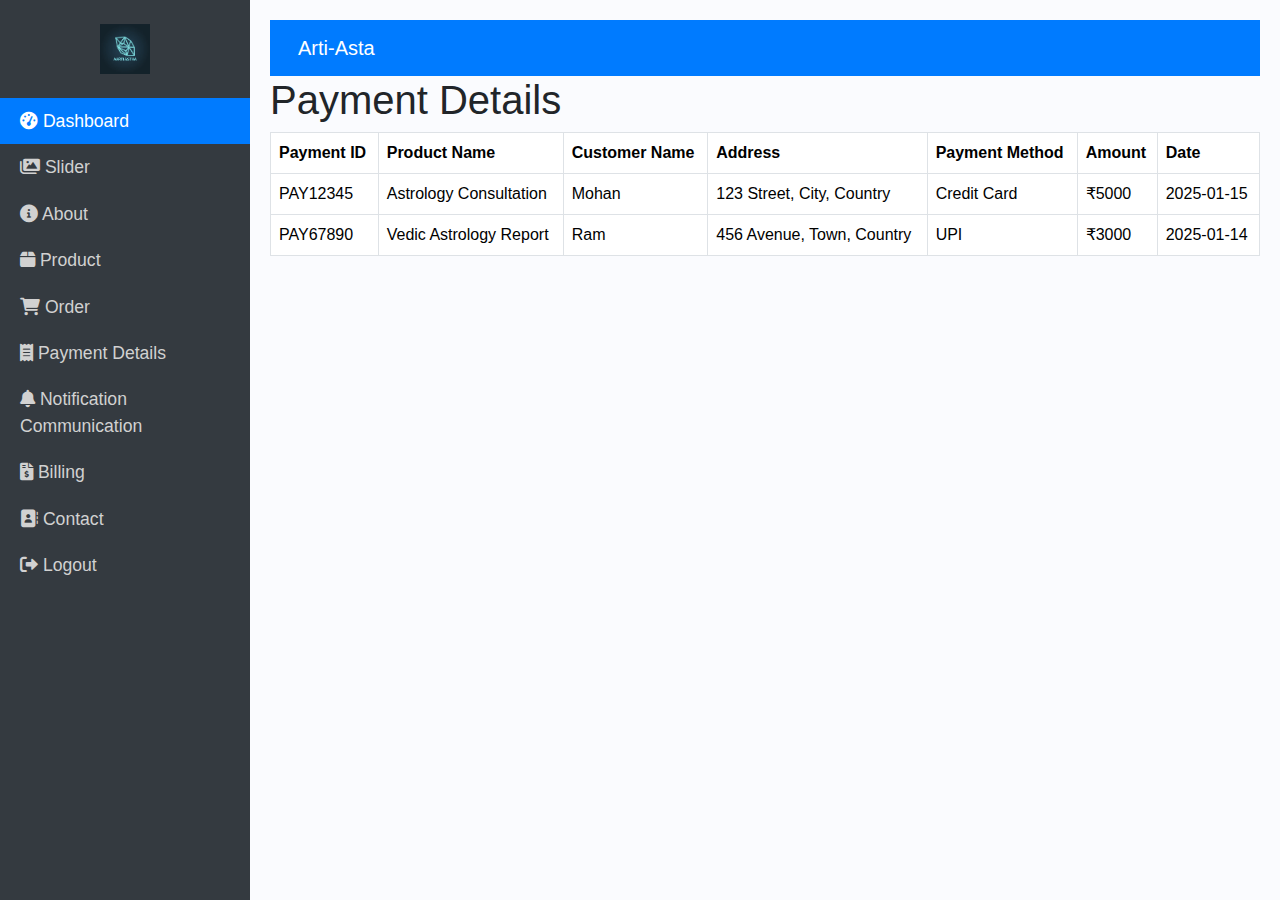
<file: product-details.html>
<!DOCTYPE html>
<html lang="en">
<head>
    <meta charset="UTF-8">
    <meta name="viewport" content="width=device-width, initial-scale=1.0">
    <title>Admin Panel</title>
    <link href="https://cdn.jsdelivr.net/npm/bootstrap@5.3.0-alpha1/dist/css/bootstrap.min.css" rel="stylesheet">
    <link rel="stylesheet" href="https://cdnjs.cloudflare.com/ajax/libs/font-awesome/6.0.0-beta3/css/all.min.css">
    <style>
        body {
            font-family: 'Nunito', sans-serif;
            background-color: #fafbfe;
        }
      
    </style>
    <link rel="stylesheet" href="style.css">
</head>
<body>
    <div class="overlay" id="overlay"></div>
    <div class="sidebar" id="sidebar">
        <span class="text-white" id="close-btn"><i class="fas fa-times"></i></span>
        <div class="text-center py-4">
             <!-- <h4>Admin Panel</h4>  -->
            <img src="./AARTI LOGO.webp" style="width: 50px;"  alt="" srcset="">
        </div>
        <nav class="nav flex-column">
            <a class="nav-link active" href="Dashboard.html">
                <i class="fas fa-tachometer-alt"></i> Dashboard
            </a>
            <a class="nav-link" href="slider.html">
                <i class="fas fa-images"></i> Slider
            </a>
            <a class="nav-link" href="About.html">
                <i class="fas fa-info-circle"></i> About
            </a>
            <a class="nav-link" href="product.html">
                <i class="fas fa-box"></i> Product
            </a>
            <a class="nav-link" href="Order.html">
                <i class="fas fa-shopping-cart"></i> Order
            </a>
            <a class="nav-link" href="product-details.html">
                <i class="fas fa-receipt"></i> Payment Details
            </a>
            <a class="nav-link" href="Notification.html">
                <i class="fas fa-bell"></i> Notification Communication
            </a>
            <a class="nav-link" href="Billing.html">
                <i class="fas fa-file-invoice-dollar"></i> Billing
            </a>
            <a class="nav-link" href="contact.html">
                <i class="fas fa-address-book"></i> Contact
            </a>
            <a class="nav-link" href="#" onclick="confirmLogout()">
                <i class="fas fa-sign-out-alt"></i> Logout
            </a>
        </nav>
    </div>

    <div class="content" id="content">
        <nav class="navbar navbar-expand-lg">
            <div class="container-fluid">
                <span class="toggle-btn" id="toggle-btn"><i class="fas fa-bars"></i></span>
                <a class="navbar-brand text-white ms-3" href="#">Arti-Asta</a>
            </div>
        </nav>

        <div class="contents">
            <h1>Payment Details</h1>
            <div class="table-responsive">
            <div class="table-container">
                <table class="table table-bordered">
                    <thead>
                        <tr>
                            <th>Payment ID</th>
                            <th>Product Name</th>
                            <th>Customer Name</th>
                            <th>Address</th>
                            <th>Payment Method</th>
                            <th>Amount</th>
                            <th>Date</th>
                        </tr>
                    </thead>
                    <tbody id="paymentTableBody">
                        <!-- Payment details will be dynamically loaded here -->
                    </tbody>
                </table>
            </div>
        </div>
    </div>
</div>

    <script src="https://cdn.jsdelivr.net/npm/bootstrap@5.3.0-alpha1/dist/js/bootstrap.bundle.min.js"></script>
   <script src="./js/main.js"></script>
   <script>
    // Mock payment data
    const payments = [
        {
            paymentId: "PAY12345",
            productName: "Astrology Consultation",
            customerName: "Mohan",
            customerAddress: "123 Street, City, Country",
            paymentMethod: "Credit Card",
            paymentAmount: "₹5000",
            paymentDate: "2025-01-15"
        },
        {
            paymentId: "PAY67890",
            productName: "Vedic Astrology Report",
            customerName: "Ram",
            customerAddress: "456 Avenue, Town, Country",
            paymentMethod: "UPI",
            paymentAmount: "₹3000",
            paymentDate: "2025-01-14"
        }
    ];

    // Populate the table with payment data
    const paymentTableBody = document.getElementById("paymentTableBody");
    payments.forEach(payment => {
        const row = `
            <tr>
                <td>${payment.paymentId}</td>
                <td>${payment.productName}</td>
                <td>${payment.customerName}</td>
                <td>${payment.customerAddress}</td>
                <td>${payment.paymentMethod}</td>
                <td>${payment.paymentAmount}</td>
                <td>${payment.paymentDate}</td>
            </tr>
        `;
        paymentTableBody.insertAdjacentHTML("beforeend", row);
    });



</script>
</body>
</html>
</file>
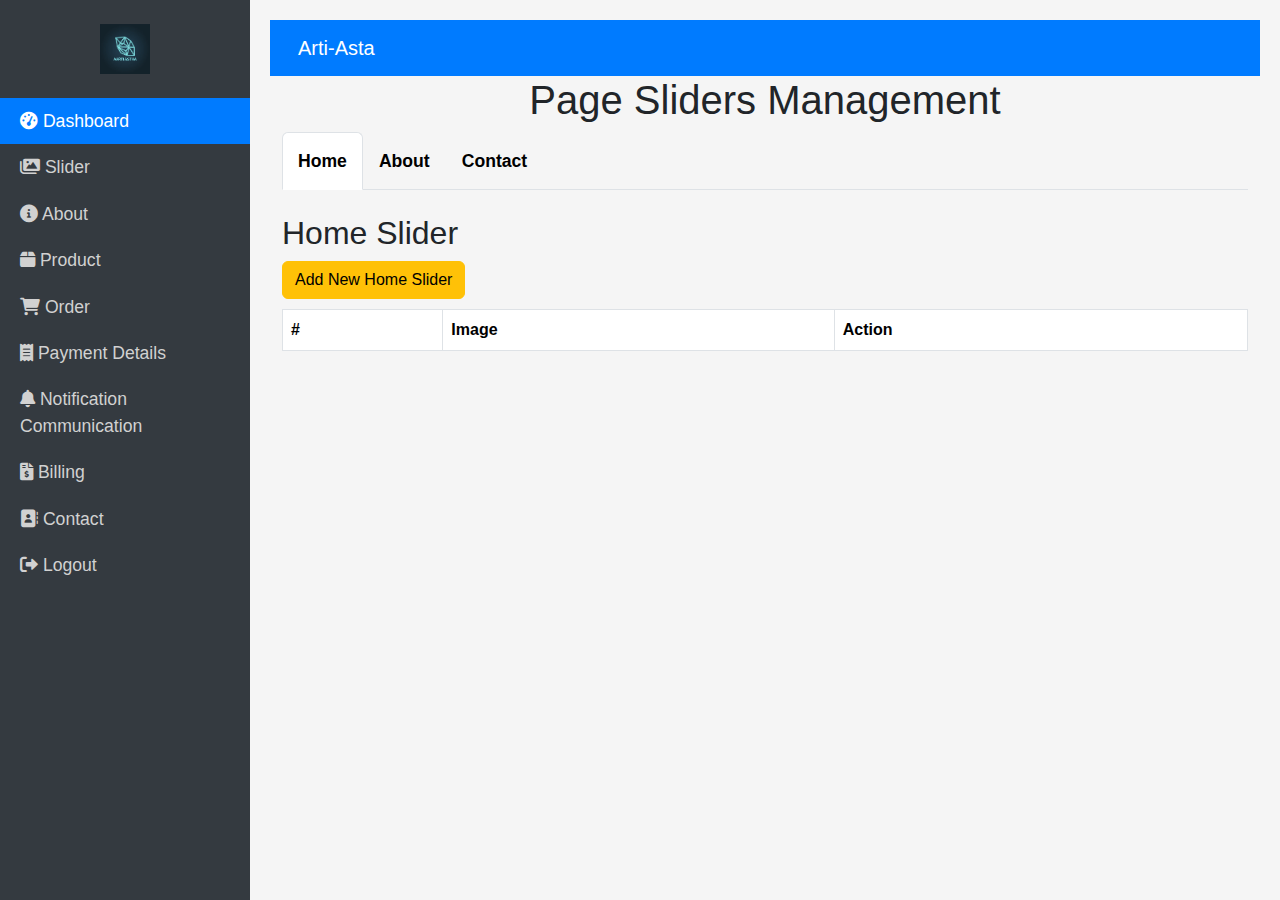
<file: slider.html>
<!DOCTYPE html>
<html lang="en">
<head>
    <meta charset="UTF-8">
    <meta name="viewport" content="width=device-width, initial-scale=1.0">
    <title>Admin Panel</title>
    <link href="https://cdn.jsdelivr.net/npm/bootstrap@5.3.0-alpha1/dist/css/bootstrap.min.css" rel="stylesheet">
    <link rel="stylesheet" href="https://cdnjs.cloudflare.com/ajax/libs/font-awesome/6.0.0-beta3/css/all.min.css">
    <style>
        body {
            font-family: 'Nunito', sans-serif;
            background-color: whitesmoke
        }
      
    </style>
    <link rel="stylesheet" href="style.css">
</head>
<body>
    <div class="overlay" id="overlay"></div>
    <div class="sidebar" id="sidebar">
        <span class="text-white" id="close-btn"><i class="fas fa-times"></i></span>
        <div class="text-center py-4">
             <!-- <h4>Admin Panel</h4>  -->
            <img src="./AARTI LOGO.webp" style="width: 50px;"  alt="" srcset="">
        </div>
        <nav class="nav flex-column">
            <a class="nav-link active" href="Dashboard.html">
                <i class="fas fa-tachometer-alt"></i> Dashboard
            </a>
            <a class="nav-link" href="slider.html">
                <i class="fas fa-images"></i> Slider
            </a>
            <a class="nav-link" href="About.html">
                <i class="fas fa-info-circle"></i> About
            </a>
            <a class="nav-link" href="product.html">
                <i class="fas fa-box"></i> Product
            </a>
            <a class="nav-link" href="Order.html">
                <i class="fas fa-shopping-cart"></i> Order
            </a>
            <a class="nav-link" href="payment-details.html">
                <i class="fas fa-receipt"></i> Payment Details
            </a>
            <a class="nav-link" href="Notification.html">
                <i class="fas fa-bell"></i> Notification Communication
            </a>
            <a class="nav-link" href="Billing.html">
                <i class="fas fa-file-invoice-dollar"></i> Billing
            </a>
            <a class="nav-link" href="contact.html">
                <i class="fas fa-address-book"></i> Contact
            </a>
            <a class="nav-link" href="#" onclick="confirmLogout()">
                <i class="fas fa-sign-out-alt"></i> Logout
            </a>
        </nav>
    </div>

    <div class="content" id="content">
        <nav class="navbar navbar-expand-lg">
            <div class="container-fluid">
                <span class="toggle-btn" id="toggle-btn"><i class="fas fa-bars"></i></span>
                <a class="navbar-brand text-white ms-3" href="#">Arti-Asta</a>
            </div>
        </nav>
        <div class="container">
            <h1 class="text-center">Page Sliders Management</h1>
    
            <!-- Tab Navigation -->
            <ul class="nav nav-tabs" id="sliderTabs" role="tablist">
                <li class="nav-item" role="presentation">
                    <button class="nav-link active" id="home-tab" data-bs-toggle="tab" data-bs-target="#homeSlider" type="button" role="tab" style="color: black;"><b>Home</b></button>
                </li>
                <li class="nav-item" role="presentation">
                    <button class="nav-link" id="about-tab" data-bs-toggle="tab" data-bs-target="#aboutSlider" type="button" role="tab" style="color: black;"><b>About</b></button>
                </li>
                <li class="nav-item" role="presentation">
                    <button class="nav-link" id="contact-tab" data-bs-toggle="tab" data-bs-target="#contactSlider" type="button" role="tab" style="color: black;"><b>Contact</b></button>
                </li>
            </ul>
    
            <!-- Tab Content -->
            <div class="tab-content" id="sliderTabsContent">
                <!-- Home Slider Tab -->
                <div class="tab-pane fade show active" id="homeSlider" role="tabpanel">
                    <h2 class="mt-4">Home Slider</h2>
                    <button class="btn btn-warning btn-add button-space" onclick="addNewSlider('home')">Add New Home Slider</button>
                    <div class="table-container">
                        <table class="table table-bordered">
                            <thead>
                                <tr>
                                    <th scope="col">#</th>
                                    <th scope="col">Image</th>
                                    <th scope="col">Action</th>
                                </tr>
                            </thead>
                            <tbody id="homeSliderTableBody"></tbody>
                        </table>
                    </div>
                </div>
    
                <!-- About Slider Tab -->
                <div class="tab-pane fade" id="aboutSlider" role="tabpanel">
                    <h2 class="mt-4">About Slider</h2>
                    <button class="btn btn-warning btn-add button-space" onclick="addNewSlider('about')">Add New About Slider</button>
                    <div class="table-container">
                        <table class="table table-bordered">
                            <thead>
                                <tr>
                                    <th scope="col">#</th>
                                    <th scope="col">Image</th>
                                    <th scope="col">Action</th>
                                </tr>
                            </thead>
                            <tbody id="aboutSliderTableBody"></tbody>
                        </table>
                    </div>
                </div>
    
                <!-- Contact Slider Tab -->
                <div class="tab-pane fade" id="contactSlider" role="tabpanel">
                    <h2 class="mt-4">Contact Slider</h2>
                    <button class="btn btn-warning btn-add button-space" onclick="addNewSlider('contact')">Add New Contact Slider</button>
                    <div class="table-container">
                        <table class="table table-bordered">
                            <thead>
                                <tr>
                                    <th scope="col">#</th>
                                    <th scope="col">Image</th>
                                    <th scope="col">Action</th>
                                </tr>
                            </thead>
                            <tbody id="contactSliderTableBody"></tbody>
                        </table>
                    </div>
                </div>
            </div>
        </div>
    
        <!-- Modal for adding/editing slider -->
        <div class="modal fade" id="sliderModal" tabindex="-1" aria-labelledby="sliderModalLabel" aria-hidden="true">
            <div class="modal-dialog">
                <div class="modal-content">
                    <div class="modal-header">
                        <h5 class="modal-title" id="sliderModalLabel">Add/Edit Slider</h5>
                        <button type="button" class="btn-close" data-bs-dismiss="modal" aria-label="Close"></button>
                    </div>
                    <div class="modal-body">
                        <form id="sliderForm">
                            <div class="mb-3">
                                <label for="sliderImage" class="form-label">Upload Image</label>
                                <input type="file" class="form-control" id="sliderImage">
                            </div>
                            <input type="hidden" id="editSliderId">
                            <input type="hidden" id="sliderPage">
                        </form>
                    </div>
                    <div class="modal-footer">
                        <button type="button" class="btn btn-secondary" data-bs-dismiss="modal">Close</button>
                        <button type="button" class="btn btn-primary" onclick="saveSlider()">Save</button>
                    </div>
                </div>
            </div>
        </div>
    </div>

     
    <script src="https://cdn.jsdelivr.net/npm/bootstrap@5.3.0-alpha1/dist/js/bootstrap.bundle.min.js"></script>
   <script src="./js/main.js"></script>
   <script src="./js/slider.js"></script>
</body>
</html>
</file>
<file: style.css>
.sidebar {
    height: 100vh;
    background-color: #343a40;
    color: white;
    position: fixed;
    width: 250px;
    top: 0;
    left: 0;
    transform: translateX(-250px);
    transition: transform 0.3s ease-in-out;
    z-index: 1040;
    overflow-y: auto;
}
.sidebar.show {
    transform: translateX(0);
}
.sidebar a {
    color: #d1d1d1;
    text-decoration: none;
    padding: 10px 20px;
    display: block;
}


/*  */

#close-btn:hover {
    color: #f0d4a8; /* Hover effect */
}

/* Sidebar Nav Styles */
.nav-link {
    color: #ecf0f1;
    padding: 15px;
    text-align: left;
    font-size: 1.1rem;
    font-weight: 500;
    transition: 0.3s ease;
}

.nav-link:hover {
    background-color: #e6c591;
    color: #2c3e50;
    padding-left: 30px; /* Slide effect on hover */
}

.nav-link.active {
    background-color: #d35400;
    color: #fff;
}

.nav-link:not(.active):hover {
    cursor: pointer;
}

/* Logo Styling */
.sidebar img {
    transition: 0.2s ease;
}

.sidebar img:hover {
    transform: rotate(360deg); /* Logo hover effect */
}


/*  */


.sidebar .active {
    background-color: #007bff;
    color: white;
}
.content {
    padding: 20px;
    transition: margin-left 0.3s ease;
}
.navbar {
    background-color: #007bff;
    color: white;
}
.toggle-btn {
    font-size: 1.5rem;
    color: white;
    cursor: pointer;
}
.overlay {
    position: fixed;
    top: 0;
    left: 0;
    width: 100%;
    height: 100%;
    background: rgba(0, 0, 0, 0.5);
    z-index: 1030;
    display: none;
}
.overlay.show {
    display: block;
}
#close-btn {
    position: absolute;
    top: 10px;
    right: 15px;
    font-size: 1.5rem;
    cursor: pointer;
}


.sidebar::-webkit-scrollbar {
    width: 8px; 
}

.sidebar::-webkit-scrollbar-thumb {
    background-color: #6c757d; 
    border-radius: 4px; 
}

.sidebar::-webkit-scrollbar-thumb:hover {
    background-color: #495057; 
}


.table-responsive {
    overflow-x: auto; /* Enables horizontal scroll */
    white-space: nowrap; /* Prevents content from wrapping */
}

.button-space{
    margin-bottom: 10px;
}

/* Desktop view adjustments */
@media (min-width: 1024px) {
    .sidebar {
        transform: translateX(0);
    }
    .content {
        margin-left: 250px;
    }
    .toggle-btn {
        display: none; 
    }
}

/* Hide close button on desktop */
@media (min-width: 1024px) {
#close-btn {
display: none;
}
}


/* Mobile view adjustments */
@media (max-width: 1024px) {
    .content {
        margin-left: 0; /* No left margin for mobile view */
    }
    .sidebar {
        transform: translateX(-250px); /* Sidebar hidden on mobile */
    }
    .sidebar.show {
        transform: translateX(0); /* Sidebar visible when toggled */
    }
}



/* Login Style */

.login-container {
    background-color: #2c2c2c;
    padding: 20px;
    border-radius: 10px;
    box-shadow: 0 4px 8px rgba(0, 0, 0, 0.2);
    border: 2px solid red;
    text-align: center;
    transition: all 0.3s ease;
}
.login-container:hover {
    border-radius: 0;
}
.login-container h2 {
    margin-bottom: 20px;
}
.form-control {
    margin-bottom: 15px;
    border-radius: 5px;
}
</file>
